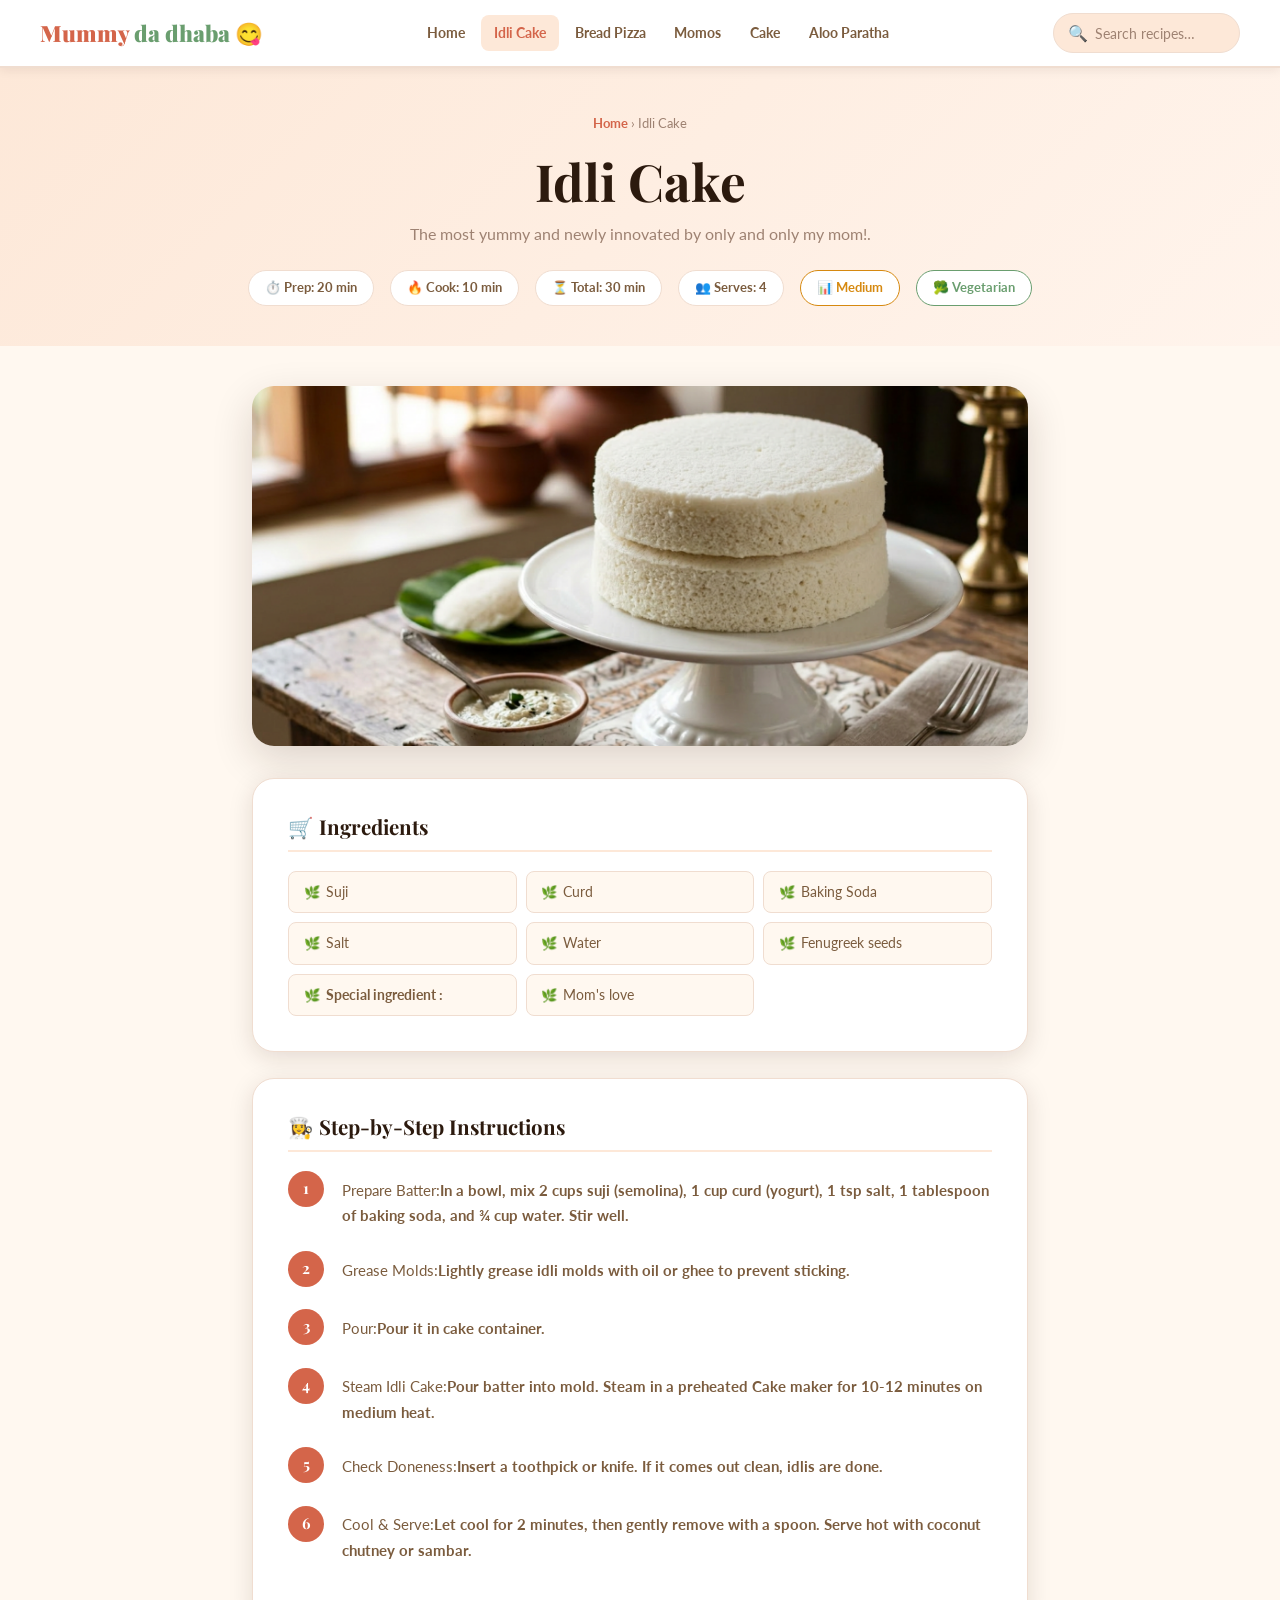
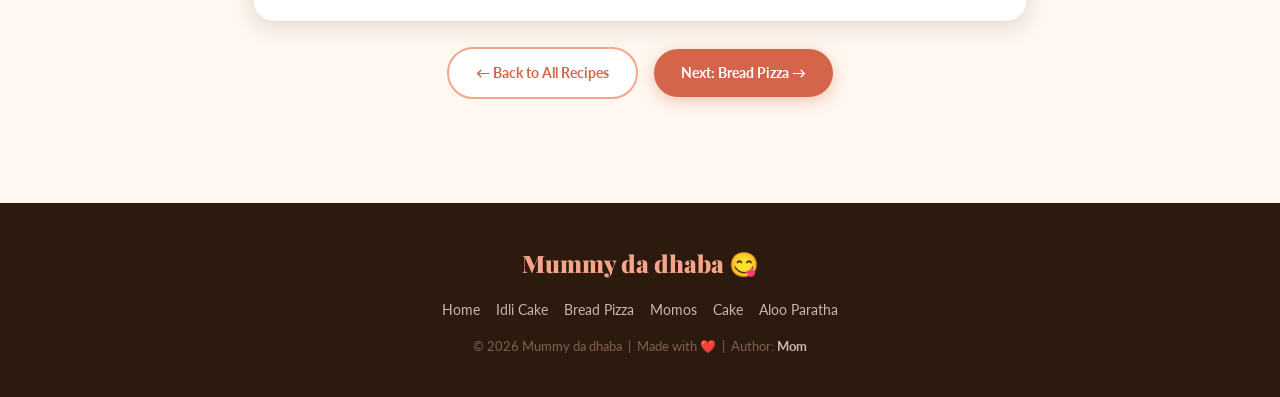
<file: recipe1.html>
<!DOCTYPE html>
<html lang="en">
<head>
  <meta charset="UTF-8"/>
  <meta name="viewport" content="width=device-width, initial-scale=1.0"/>
  <title>Idli Cake — Mummy da dhaba</title>
  <link rel="stylesheet" href="css/styles.css"/>
</head>
<body>

  <nav class="navbar">
    <div class="nav-inner">
      <a href="index.html" class="nav-logo">Mummy<span> da dhaba</span> 😋</a>
      <div class="nav-links">
        <a href="index.html">Home</a>
        <a href="recipe1.html" class="active">Idli Cake</a>
        <a href="recipe2.html">Bread Pizza</a>
        <a href="recipe3.html">Momos</a>
        <a href="recipe4.html">Cake</a>
        <a href="recipe5.html">Aloo Paratha</a>
      </div>
      <div class="nav-search">
        <span>🔍</span>
        <input type="text" placeholder="Search recipes…"/>
      </div>
    </div>
  </nav>

  <div class="recipe-hero">
    <p class="breadcrumb"><a href="index.html">Home</a> &rsaquo; Idli Cake</p>
    <h1>Idli Cake</h1>
    <p class="tagline">The most yummy and newly innovated by only and only my mom!.</p>
    <div class="recipe-meta-bar">
      <span class="meta-chip">⏱️ Prep: 20 min</span>
      <span class="meta-chip">🔥 Cook: 10 min</span>
      <span class="meta-chip">⏳ Total: 30 min</span>
      <span class="meta-chip">👥 Serves: 4</span>
      <span class="meta-chip difficulty-medium">📊 Medium</span>
      <span class="meta-chip" style="color:var(--green); border-color:var(--green);">🥦 Vegetarian</span>
    </div>
  </div>

  <div class="recipe-box">

    <div class="recipe-img-box">
      <img src="idlicake.png" alt="Idli Cake"/>
    </div>

    <div class="recipe-card-box">
      <h2>🛒 Ingredients</h2>
      <ul class="ingredients-list">
        <li>Suji</li>
        <li>Curd</li>
        <li>Baking Soda</li>
        <li>Salt</li>
        <li>Water</li>
        <li>Fenugreek seeds</li>
        <li><strong>Special ingredient : </strong></li>
        <li>Mom's love</li>
      </ul>
    </div>

    <div class="recipe-card-box">
      <h2>👩‍🍳 Step-by-Step Instructions</h2>
      <div class="steps-list">
        <div class="step-item">
          <div class="step-num">1</div>
          <div class="step-text">Prepare Batter:<strong>In a bowl, mix 2 cups suji (semolina), 1 cup curd (yogurt), 1 tsp salt, 1 tablespoon of baking soda, and ¾ cup water. Stir well.</strong></div>
        </div>
        <div class="step-item">
          <div class="step-num">2</div>
          <div class="step-text">Grease Molds:<strong>Lightly grease idli molds with oil or ghee to prevent sticking.</strong></div>
        </div>
        <div class="step-item">
          <div class="step-num">3</div>
          <div class="step-text">Pour:<strong>Pour it in cake container.</strong></div>
        </div>
        <div class="step-item">
          <div class="step-num">4</div>
          <div class="step-text">Steam Idli Cake:<strong>Pour batter into mold. Steam in a preheated Cake maker for 10-12 minutes on medium heat.</strong></div>
        </div>
        <div class="step-item">
          <div class="step-num">5</div>
          <div class="step-text">Check Doneness:<strong>Insert a toothpick or knife. If it comes out clean, idlis are done.</strong></div>
        </div>
        <div class="step-item">
          <div class="step-num">6</div>
          <div class="step-text">Cool & Serve:<strong>Let cool for 2 minutes, then gently remove with a spoon. Serve hot with coconut chutney or sambar.</strong></div>
        </div>
      </div>
    </div>

    <div style="text-align:center; margin-top: 1rem;">
      <a href="index.html" class="btn btn-secondary">← Back to All Recipes</a>
      &nbsp;&nbsp;
      <a href="recipe2.html" class="btn btn-primary">Next: Bread Pizza →</a>
    </div>
  </div>

  <footer>
    <div class="footer-inner">
      <div class="footer-logo">Mummy da dhaba 😋</div>
      <div class="footer-links">
        <a href="index.html">Home</a>
        <a href="recipe1.html">Idli Cake</a>
        <a href="recipe2.html">Bread Pizza</a>
        <a href="recipe3.html">Momos</a>
        <a href="recipe4.html">Cake</a>
        <a href="recipe5.html">Aloo Paratha</a>
      </div>
      <div class="footer-copy">© 2026 Mummy da dhaba &nbsp;|&nbsp; Made with ❤️ &nbsp;|&nbsp; Author: <strong style="color:#c8b8a8;">Mom</strong></div>
    </div>
  </footer>

</body>
</html>
</file>
<file: css/styles.css>
@import url('https://fonts.googleapis.com/css2?family=Playfair+Display:ital,wght@0,400;0,700;0,900;1,400&family=Lato:wght@300;400;700&display=swap');

/* ============================
   YEH CSS VARIABLES KE LIYE
   ============================ */
:root {
  --cream: #fff8f0;
  --peach: #fde8d8;
  --rose: #f4a58a;
  --terracotta: #d4654a;
  --terracotta-dark: #b84e35;
  --green: #6a9e6f;
  --green-dark: #4e7d53;
  --brown: #7b5c3e;
  --ink: #2c1a0e;
  --stone: #9e8272;
  --border: #f0ddd0;
  --white: #ffffff;
  --shadow-sm: 0 2px 10px rgba(44,26,14,0.08);
  --shadow-md: 0 6px 24px rgba(44,26,14,0.13);
  --shadow-lg: 0 14px 40px rgba(44,26,14,0.16);
  --radius: 14px;
  --radius-lg: 22px;
}

/* ============================
   YE RESET & BASE KE LIYE
   ============================ */
*, *::before, *::after { box-sizing: border-box; margin: 0; padding: 0; }
html { scroll-behavior: smooth; }
body { font-family: 'Lato', sans-serif; background-color: var(--cream); color: var(--ink); line-height: 1.7; font-size: 16px; }
img { max-width: 100%; display: block; }
a { text-decoration: none; color: inherit; }
ul { list-style: none; }

/* ============================
   YE TYPOGRAPHY
   ============================ */
h1, h2, h3, h4 { font-family: 'Playfair Display', serif; line-height: 1.25; color: var(--ink); }
h1 { font-size: clamp(2rem, 5vw, 3.2rem); }
h2 { font-size: clamp(1.5rem, 3vw, 2rem); }
h3 { font-size: clamp(1.1rem, 2.5vw, 1.5rem); }
p { color: var(--brown); font-size: 1rem; }

/* ============================
   YE NAVBAR
   ============================ */
.navbar {
  background: var(--white);
  border-bottom: 2px solid var(--border);
  position: sticky;
  top: 0;
  z-index: 999;
  padding: 0 2rem;
  box-shadow: var(--shadow-sm);
}
.nav-inner {
  max-width: 1200px;
  margin: 0 auto;
  display: flex;
  align-items: center;
  justify-content: space-between;
  height: 66px;
  gap: 1rem;
}
.nav-logo {
  font-family: 'Playfair Display', serif;
  font-size: 1.4rem;
  font-weight: 900;
  color: var(--terracotta);
  white-space: nowrap;
}
.nav-logo span { color: var(--green); }
.nav-links { display: flex; align-items: center; gap: 0.2rem; flex-wrap: wrap; }
.nav-links a {
  font-size: 0.88rem;
  font-weight: 700;
  color: var(--brown);
  padding: 0.4rem 0.8rem;
  border-radius: 8px;
  transition: background 0.2s, color 0.2s;
}
.nav-links a:hover, .nav-links a.active { background: var(--peach); color: var(--terracotta); }
.nav-search {
  display: flex;
  align-items: center;
  gap: 0.4rem;
  background: var(--peach);
  border: 1.5px solid var(--border);
  border-radius: 30px;
  padding: 0.32rem 0.9rem;
}
.nav-search input {
  border: none;
  background: transparent;
  outline: none;
  font-family: 'Lato', sans-serif;
  font-size: 0.86rem;
  color: var(--ink);
  width: 130px;
}
.nav-search input::placeholder { color: var(--stone); }

/* ============================
   YE HERO
   ============================ */
.hero {
  background: linear-gradient(135deg, #fde8d8 0%, #fff4ec 50%, #fde8d8 100%);
  padding: 5rem 2rem 4rem;
  text-align: center;
  position: relative;
  overflow: hidden;
}
.hero::before {
  content: '';
  position: absolute;
  top: -60px; right: -60px;
  width: 280px; height: 280px;
  background: radial-gradient(circle, rgba(244,165,138,0.28) 0%, transparent 70%);
  border-radius: 50%;
  animation: floatBlob 6s ease-in-out infinite;
}
.hero::after {
  content: '';
  position: absolute;
  bottom: -80px; left: -40px;
  width: 240px; height: 240px;
  background: radial-gradient(circle, rgba(106,158,111,0.22) 0%, transparent 70%);
  border-radius: 50%;
  animation: floatBlob 8s ease-in-out infinite reverse;
}
@keyframes floatBlob {
  0%,100% { transform: translateY(0) scale(1); }
  50% { transform: translateY(-18px) scale(1.05); }
}
.hero-content { position: relative; z-index: 1; max-width: 680px; margin: 0 auto; }
.hero-badge {
  display: inline-block;
  background: var(--white);
  color: var(--terracotta);
  font-size: 0.78rem;
  font-weight: 700;
  letter-spacing: 1.5px;
  text-transform: uppercase;
  padding: 0.38rem 1rem;
  border-radius: 30px;
  border: 1.5px solid var(--rose);
  margin-bottom: 1.2rem;
  animation: fadeDown 0.6s ease both;
}
.hero h1 { color: var(--ink); margin-bottom: 1rem; animation: fadeDown 0.7s ease 0.1s both; }
.hero h1 em { color: var(--terracotta); font-style: italic; }
.hero p { font-size: 1.05rem; color: var(--stone); margin-bottom: 2rem; animation: fadeDown 0.7s ease 0.2s both; }
.hero-btns { display: flex; gap: 1rem; justify-content: center; flex-wrap: wrap; animation: fadeDown 0.7s ease 0.3s both; }
@keyframes fadeDown {
  from { opacity: 0; transform: translateY(-14px); }
  to { opacity: 1; transform: translateY(0); }
}

/* ============================
   YE BUTTONS KE LIYE
   ============================ */
.btn {
  display: inline-block;
  padding: 0.72rem 1.7rem;
  border-radius: 30px;
  font-family: 'Lato', sans-serif;
  font-weight: 700;
  font-size: 0.9rem;
  cursor: pointer;
  transition: transform 0.2s, box-shadow 0.2s, background 0.2s;
}
.btn-primary { background: var(--terracotta); color: var(--white); box-shadow: 0 4px 16px rgba(212,101,74,0.35); }
.btn-primary:hover { background: var(--terracotta-dark); transform: translateY(-2px); box-shadow: 0 8px 24px rgba(212,101,74,0.4); }
.btn-secondary { background: var(--white); color: var(--terracotta); border: 2px solid var(--rose); }
.btn-secondary:hover { background: var(--peach); transform: translateY(-2px); }

/* ============================
   YE SECTIONS
   ============================ */
.section { padding: 4rem 2rem; max-width: 1200px; margin: 0 auto; }
.section-title { text-align: center; margin-bottom: 2.5rem; }
.section-title h2 { margin-bottom: 0.4rem; }
.section-title p { font-size: 0.97rem; color: var(--stone); }
.section-title .line { width: 56px; height: 3px; background: var(--terracotta); border-radius: 2px; margin: 0.75rem auto 0; }

/* ============================
   AUR YE CATEGORY TABS
   ============================ */
.categories { display: flex; justify-content: center; gap: 0.6rem; flex-wrap: wrap; margin-bottom: 2.5rem; }
.cat-tab {
  padding: 0.48rem 1.2rem;
  border-radius: 30px;
  font-weight: 700;
  font-size: 0.83rem;
  cursor: pointer;
  border: 2px solid var(--border);
  background: var(--white);
  color: var(--stone);
  transition: all 0.2s;
  letter-spacing: 0.3px;
}
.cat-tab:hover { background: var(--terracotta); color: var(--white); border-color: var(--terracotta); }
.cat-tab.veg:hover { background: var(--green); border-color: var(--green); }
.cat-tab.nonveg:hover { background: #c0392b; border-color: #c0392b; }
.cat-tab.dessert:hover { background: #d68910; border-color: #d68910; }

/* ============================
   AB CARDS GRID
   ============================ */
.cards-grid {
  display: grid;
  grid-template-columns: repeat(auto-fill, minmax(270px, 1fr));
  gap: 1.8rem;
}
.recipe-card {
  background: var(--white);
  border-radius: var(--radius-lg);
  overflow: hidden;
  border: 1.5px solid var(--border);
  box-shadow: var(--shadow-sm);
  transition: transform 0.3s, box-shadow 0.3s;
  animation: fadeUp 0.5s ease both;
}
.recipe-card:hover { transform: translateY(-6px); box-shadow: var(--shadow-lg); }
@keyframes fadeUp {
  from { opacity: 0; transform: translateY(18px); }
  to { opacity: 1; transform: translateY(0); }
}
.card-img-wrap { position: relative; height: 195px; overflow: hidden; }
.card-img-wrap img { width: 100%; height: 100%; object-fit: cover; transition: transform 0.4s ease; }
.recipe-card:hover .card-img-wrap img { transform: scale(1.07); }
.card-badge {
  position: absolute;
  top: 11px; left: 11px;
  background: var(--white);
  font-size: 0.7rem;
  font-weight: 700;
  letter-spacing: 0.8px;
  text-transform: uppercase;
  padding: 0.26rem 0.7rem;
  border-radius: 20px;
  color: var(--terracotta);
  border: 1.5px solid var(--rose);
}
.card-badge.veg { color: var(--green); border-color: var(--green); }
.card-badge.nonveg { color: #c0392b; border-color: #e74c3c; }
.card-badge.dessert { color: #d68910; border-color: #f39c12; }
.card-body { padding: 1.2rem 1.3rem 1.4rem; }
.card-body h3 { font-size: 1.1rem; margin-bottom: 0.35rem; }
.card-body p { font-size: 0.86rem; color: var(--stone); margin-bottom: 0.9rem; line-height: 1.5; }
.card-meta { display: flex; gap: 0.8rem; margin-bottom: 1rem; flex-wrap: wrap; }
.card-meta span { font-size: 0.78rem; color: var(--stone); display: flex; align-items: center; gap: 0.28rem; }
.card-meta span strong { color: var(--brown); }
.card-link {
  display: inline-block;
  background: var(--peach);
  color: var(--terracotta);
  font-weight: 700;
  font-size: 0.83rem;
  padding: 0.5rem 1.1rem;
  border-radius: 8px;
  transition: background 0.2s, color 0.2s;
  border: 1.5px solid var(--rose);
}
.card-link:hover { background: var(--terracotta); color: var(--white); }

/* ============================
   MUMMA KA INTRO
   ============================ */
.intro-section {
  background: linear-gradient(135deg, var(--peach), #fff4ec);
  border-radius: var(--radius-lg);
  padding: 2.8rem;
  display: flex;
  gap: 2rem;
  align-items: center;
  border: 1.5px solid var(--border);
  margin-bottom: 3.5rem;
  box-shadow: var(--shadow-md);
  animation: fadeUp 0.7s ease both;
}
.intro-emoji {
  font-size: 5rem;
  flex-shrink: 0;
  line-height: 1;
}
.intro-text h2 { margin-bottom: 0.45rem; }
.intro-text p { font-size: 0.97rem; color: var(--stone); }

/* ============================
   YE RECIPE PAGE KE LIYE
   ============================ */
.recipe-hero {
  background: linear-gradient(135deg, var(--peach) 0%, #fff4ec 100%);
  padding: 2.8rem 2rem 2rem;
  text-align: center;
}
.breadcrumb { font-size: 0.8rem; color: var(--stone); margin-bottom: 0.9rem; }
.breadcrumb a { color: var(--terracotta); font-weight: 700; }
.breadcrumb a:hover { text-decoration: underline; }
.recipe-hero h1 { margin-bottom: 0.45rem; }
.recipe-hero .tagline { font-size: 1rem; color: var(--stone); margin-bottom: 1.4rem; }
.recipe-meta-bar { display: flex; justify-content: center; gap: 1rem; flex-wrap: wrap; margin-bottom: 0.5rem; }
.meta-chip {
  background: var(--white);
  border: 1.5px solid var(--border);
  border-radius: 30px;
  padding: 0.38rem 1rem;
  font-size: 0.8rem;
  font-weight: 700;
  color: var(--brown);
  display: flex;
  align-items: center;
  gap: 0.38rem;
}
.meta-chip.difficulty-easy { color: var(--green); border-color: var(--green); }
.meta-chip.difficulty-medium { color: #d68910; border-color: #d68910; }
.meta-chip.difficulty-hard { color: #c0392b; border-color: #c0392b; }

/* ============================
   YE RECIPE BOX KE LIYE
   ============================ */
.recipe-box { max-width: 840px; margin: 2.5rem auto; padding: 0 2rem 4rem; }
.recipe-img-box {
  width: 100%;
  height: 360px;
  border-radius: var(--radius-lg);
  overflow: hidden;
  box-shadow: var(--shadow-lg);
  margin-bottom: 2rem;
}
.recipe-img-box img { width: 100%; height: 100%; object-fit: cover; }
.recipe-card-box {
  background: var(--white);
  border: 1.5px solid var(--border);
  border-radius: var(--radius-lg);
  padding: 2.2rem;
  box-shadow: var(--shadow-md);
  margin-bottom: 1.6rem;
}
.recipe-card-box h2 {
  font-size: 1.28rem;
  margin-bottom: 1.2rem;
  padding-bottom: 0.65rem;
  border-bottom: 2px solid var(--peach);
  display: flex;
  align-items: center;
  gap: 0.45rem;
}
.ingredients-list { display: grid; grid-template-columns: repeat(auto-fill, minmax(210px, 1fr)); gap: 0.55rem; }
.ingredients-list li {
  background: var(--cream);
  border: 1px solid var(--border);
  border-radius: 8px;
  padding: 0.5rem 0.9rem;
  font-size: 0.9rem;
  color: var(--brown);
  display: flex;
  align-items: center;
  gap: 0.4rem;
}
.ingredients-list li::before { content: '🌿'; font-size: 0.82rem; flex-shrink: 0; }
.step-item { display: flex; gap: 1.1rem; margin-bottom: 1.4rem; }
.step-num {
  width: 36px; height: 36px;
  background: var(--terracotta);
  color: var(--white);
  border-radius: 50%;
  display: flex;
  align-items: center;
  justify-content: center;
  font-family: 'Playfair Display', serif;
  font-weight: 700;
  font-size: 0.95rem;
  flex-shrink: 0;
}
.step-text { padding-top: 0.42rem; font-size: 0.93rem; color: var(--brown); line-height: 1.7; }

/* ============================
   YE FOOTER
   ============================ */
footer { background: var(--ink); color: #c8b8a8; padding: 2.5rem 2rem; text-align: center; }
.footer-inner { max-width: 900px; margin: 0 auto; }
.footer-logo { font-family: 'Playfair Display', serif; font-size: 1.5rem; font-weight: 900; color: var(--rose); margin-bottom: 0.4rem; }
.footer-links { display: flex; justify-content: center; flex-wrap: wrap; gap: 0.3rem 1rem; margin: 0.9rem 0; }
.footer-links a { color: #c8b8a8; font-size: 0.86rem; transition: color 0.2s; }
.footer-links a:hover { color: var(--rose); }
.footer-copy { font-size: 0.8rem; color: #806050; margin-top: 0.9rem; }

/* ============================
   RESPONSIVE HAI?
   ============================ */
@media (max-width: 900px) {
  .intro-section { flex-direction: column; text-align: center; padding: 2rem; }
}
@media (max-width: 768px) {
  .nav-inner { flex-wrap: wrap; height: auto; padding: 0.7rem 0; gap: 0.4rem; }
  .nav-links { order: 3; width: 100%; justify-content: center; padding-bottom: 0.4rem; }
  .nav-search { order: 2; }
  .cards-grid { grid-template-columns: 1fr; }
  .recipe-img-box { height: 230px; }
  .recipe-card-box { padding: 1.4rem; }
  .ingredients-list { grid-template-columns: 1fr; }
  .hero { padding: 3rem 1.2rem 2.5rem; }
}
@media (max-width: 480px) {
  .hero-btns { flex-direction: column; align-items: center; }
  .recipe-meta-bar { gap: 0.5rem; }
}
</file>
